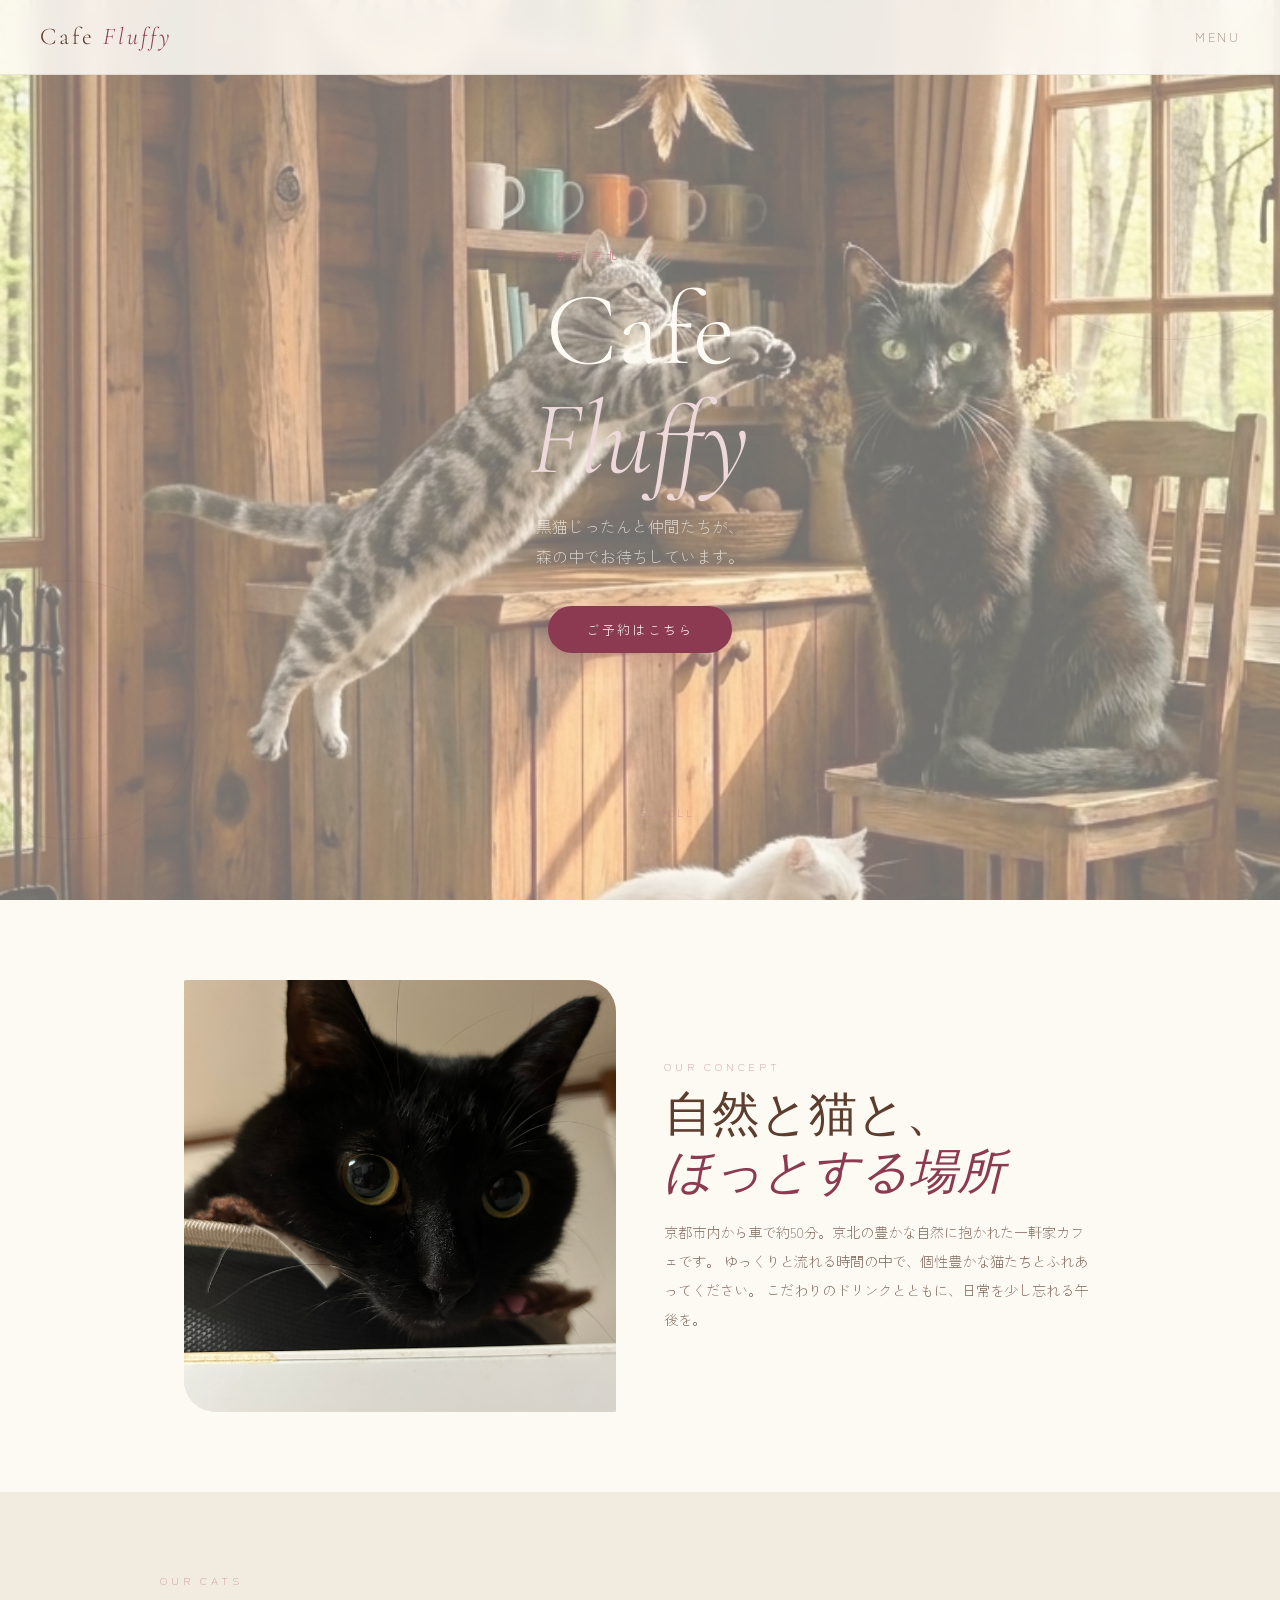
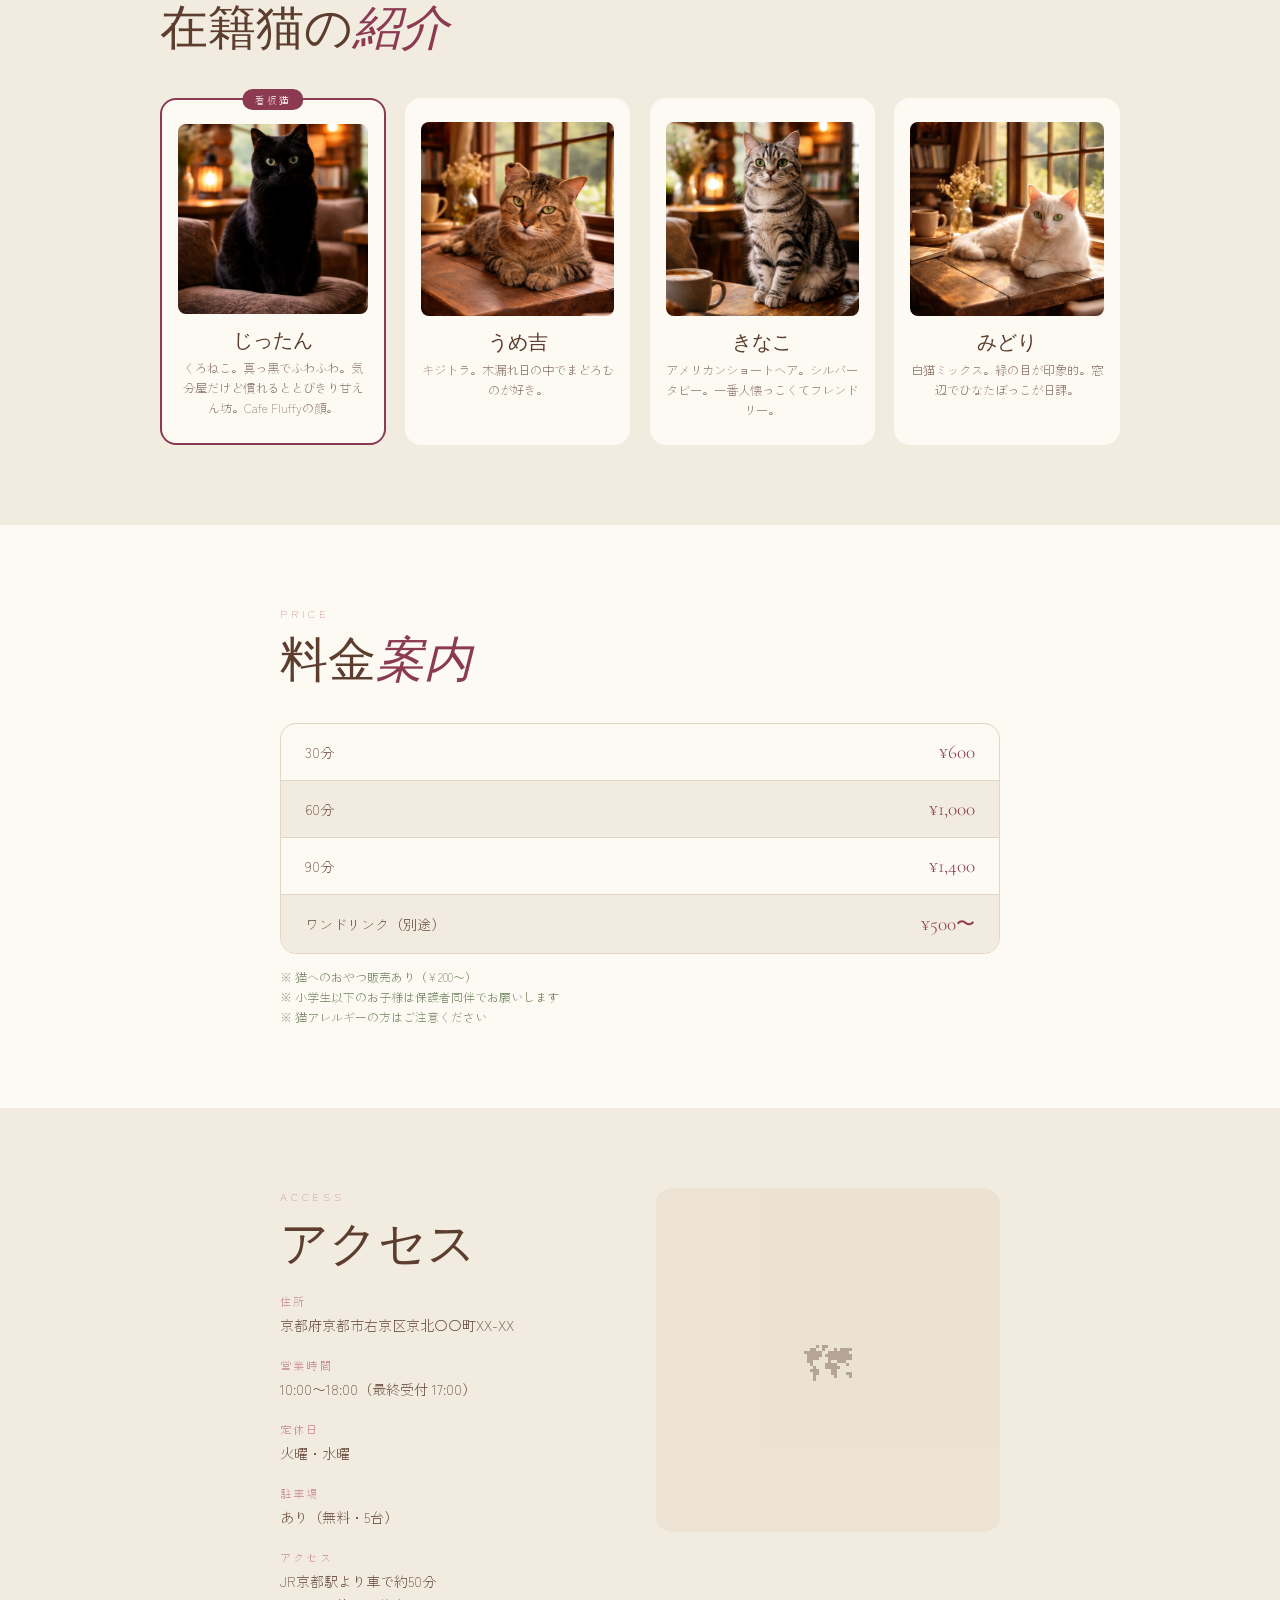
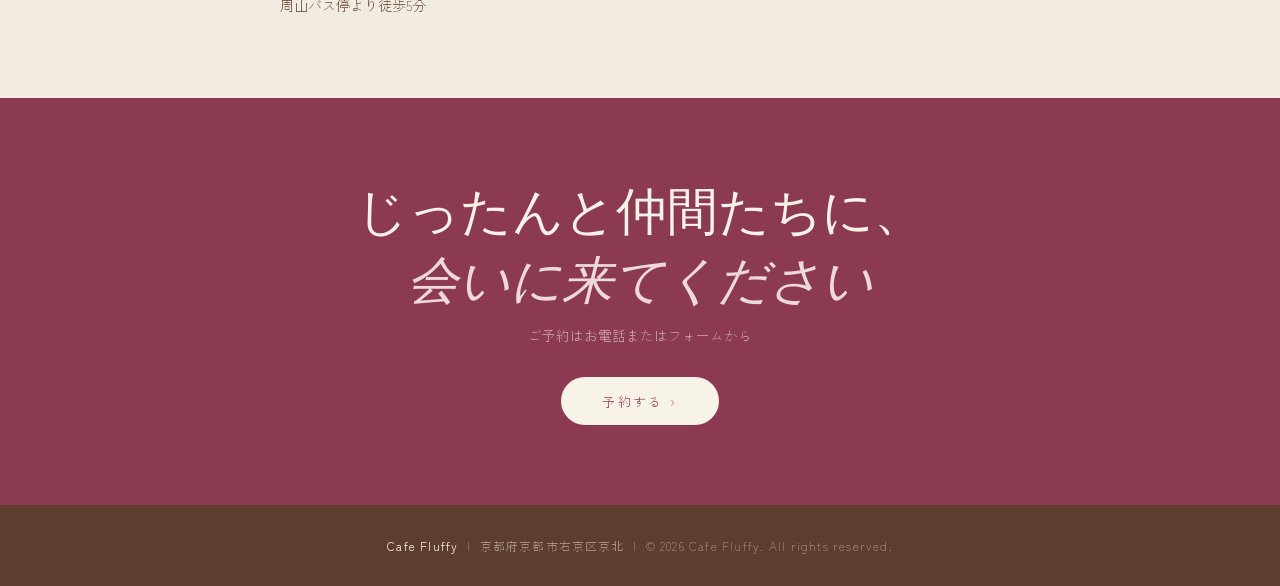
<file: index.html>
<!DOCTYPE html>
<html lang="ja">
<head>
  <meta charset="UTF-8">
  <meta name="viewport" content="width=device-width, initial-scale=1.0">
  <title>Cafe Fluffy | 京都京北の猫カフェ</title>
  <link rel="preconnect" href="https://fonts.googleapis.com">
  <link href="https://fonts.googleapis.com/css2?family=Cormorant+Garamond:ital,wght@0,300;0,400;1,300&family=Zen+Kaku+Gothic+New:wght@300;400&display=swap" rel="stylesheet">
  <link rel="stylesheet" href="style.css">
</head>
<body>

  <header class="site-header">
    <nav class="nav">
      <a class="nav__logo" href="#">Cafe <span>Fluffy</span></a>
      <a class="nav__menu-link" href="menu.html">Menu</a>
    </nav>
  </header>

  <main>

    <!-- ヒーロー -->
    <section class="hero" aria-label="メインビジュアル">
      <img class="hero__image" src="hero.jpeg" alt="Cafe Fluffy の店内">
      <div class="hero__overlay" aria-hidden="true"></div>
      <div class="hero__ring hero__ring--1" aria-hidden="true"></div>
      <div class="hero__ring hero__ring--2" aria-hidden="true"></div>
      <div class="hero__inner">
        <p class="eyebrow">京都 京北 / Cat Café</p>
        <h1 class="hero__title">Cafe<br><em>Fluffy</em></h1>
        <p class="hero__sub">黒猫じったんと仲間たちが、<br>森の中でお待ちしています。</p>
        <a class="btn btn--hero" href="#reserve">ご予約はこちら</a>
      </div>
      <p class="hero__scroll" aria-hidden="true">scroll</p>
    </section>

    <!-- コンセプト -->
    <section class="concept" aria-labelledby="concept-title">
      <div class="concept__visual">
        <img src="IMG_7199.jpeg" alt="看板猫じったん">
      </div>
      <div class="concept__body">
        <p class="eyebrow">Our Concept</p>
        <h2 class="section-title" id="concept-title">自然と猫と、<br><em>ほっとする場所</em></h2>
        <p class="section-body">
          京都市内から車で約50分。京北の豊かな自然に抱かれた一軒家カフェです。
          ゆっくりと流れる時間の中で、個性豊かな猫たちとふれあってください。
          こだわりのドリンクとともに、日常を少し忘れる午後を。
        </p>
      </div>
    </section>

    <!-- 猫紹介 -->
    <section class="cats" aria-labelledby="cats-title">
      <div class="inner">
        <p class="eyebrow">Our Cats</p>
        <h2 class="section-title" id="cats-title">在籍猫の<em>紹介</em></h2>
        <ul class="cats__grid">
          <li class="cat-card cat-card--main">
            <span class="cat-card__badge">看板猫</span>
            <div class="cat-card__photo">
              <img src="D487D16C-67C1-45D3-A1C8-F89EF013FD2A.png" alt="じったん">
            </div>
            <h3 class="cat-card__name">じったん</h3>
            <p class="cat-card__desc">くろねこ。真っ黒でふわふわ。気分屋だけど慣れるととびきり甘えん坊。Cafe Fluffyの顔。</p>
          </li>
          <li class="cat-card">
            <div class="cat-card__photo">
              <img src="A6820C16-D392-4BAD-90D9-9F523BBB2C8D.png" alt="うめ吉">
            </div>
            <h3 class="cat-card__name">うめ吉</h3>
            <p class="cat-card__desc">キジトラ。木漏れ日の中でまどろむのが好き。</p>
          </li>
          <li class="cat-card">
            <div class="cat-card__photo">
              <img src="20A50583-BD54-4787-B145-B367C838C494.jpeg" alt="きなこ">
            </div>
            <h3 class="cat-card__name">きなこ</h3>
            <p class="cat-card__desc">アメリカンショートヘア。シルバータビー。一番人懐っこくてフレンドリー。</p>
          </li>
          <li class="cat-card">
            <div class="cat-card__photo">
              <img src="9FBEF239-07A8-44C9-AD3F-F784B0E53DFD.jpeg" alt="みどり">
            </div>
            <h3 class="cat-card__name">みどり</h3>
            <p class="cat-card__desc">白猫ミックス。緑の目が印象的。窓辺でひなたぼっこが日課。</p>
          </li>
        </ul>
      </div>
    </section>

    <!-- 料金 -->
    <section class="price" aria-labelledby="price-title">
      <div class="inner">
        <p class="eyebrow">Price</p>
        <h2 class="section-title" id="price-title">料金<em>案内</em></h2>
        <dl class="price__table">
          <div class="price__row">
            <dt class="price__label">30分</dt>
            <dd class="price__amount">¥600</dd>
          </div>
          <div class="price__row">
            <dt class="price__label">60分</dt>
            <dd class="price__amount">¥1,000</dd>
          </div>
          <div class="price__row">
            <dt class="price__label">90分</dt>
            <dd class="price__amount">¥1,400</dd>
          </div>
          <div class="price__row">
            <dt class="price__label">ワンドリンク（別途）</dt>
            <dd class="price__amount">¥500〜</dd>
          </div>
        </dl>
        <p class="price__note">
          ※ 猫へのおやつ販売あり（¥200〜）<br>
          ※ 小学生以下のお子様は保護者同伴でお願いします<br>
          ※ 猫アレルギーの方はご注意ください
        </p>
      </div>
    </section>

    <!-- アクセス -->
    <section class="access" aria-labelledby="access-title">
      <div class="inner access__inner">
        <div class="access__info">
          <p class="eyebrow">Access</p>
          <h2 class="section-title" id="access-title">アクセス</h2>
          <dl class="access__list">
            <dt>住所</dt>
            <dd>京都府京都市右京区京北〇〇町XX-XX</dd>
            <dt>営業時間</dt>
            <dd>10:00〜18:00（最終受付 17:00）</dd>
            <dt>定休日</dt>
            <dd>火曜・水曜</dd>
            <dt>駐車場</dt>
            <dd>あり（無料・5台）</dd>
            <dt>アクセス</dt>
            <dd>JR京都駅より車で約50分<br>周山バス停より徒歩5分</dd>
          </dl>
        </div>
        <div class="access__map" aria-label="地図（準備中）">🗺</div>
      </div>
    </section>

    <!-- 予約CTA -->
    <section class="cta" id="reserve" aria-labelledby="cta-title">
      <h2 class="cta__title" id="cta-title">じったんと仲間たちに、<br><em>会いに来てください</em></h2>
      <p class="cta__sub">ご予約はお電話またはフォームから</p>
      <a class="btn btn--cta" href="tel:0000-00-0000">予約する ›</a>
    </section>

  </main>

  <footer class="site-footer">
    <p><strong>Cafe Fluffy</strong> &nbsp;|&nbsp; 京都府京都市右京区京北 &nbsp;|&nbsp; © 2026 Cafe Fluffy. All rights reserved.</p>
  </footer>

</body>
</html>
</file>
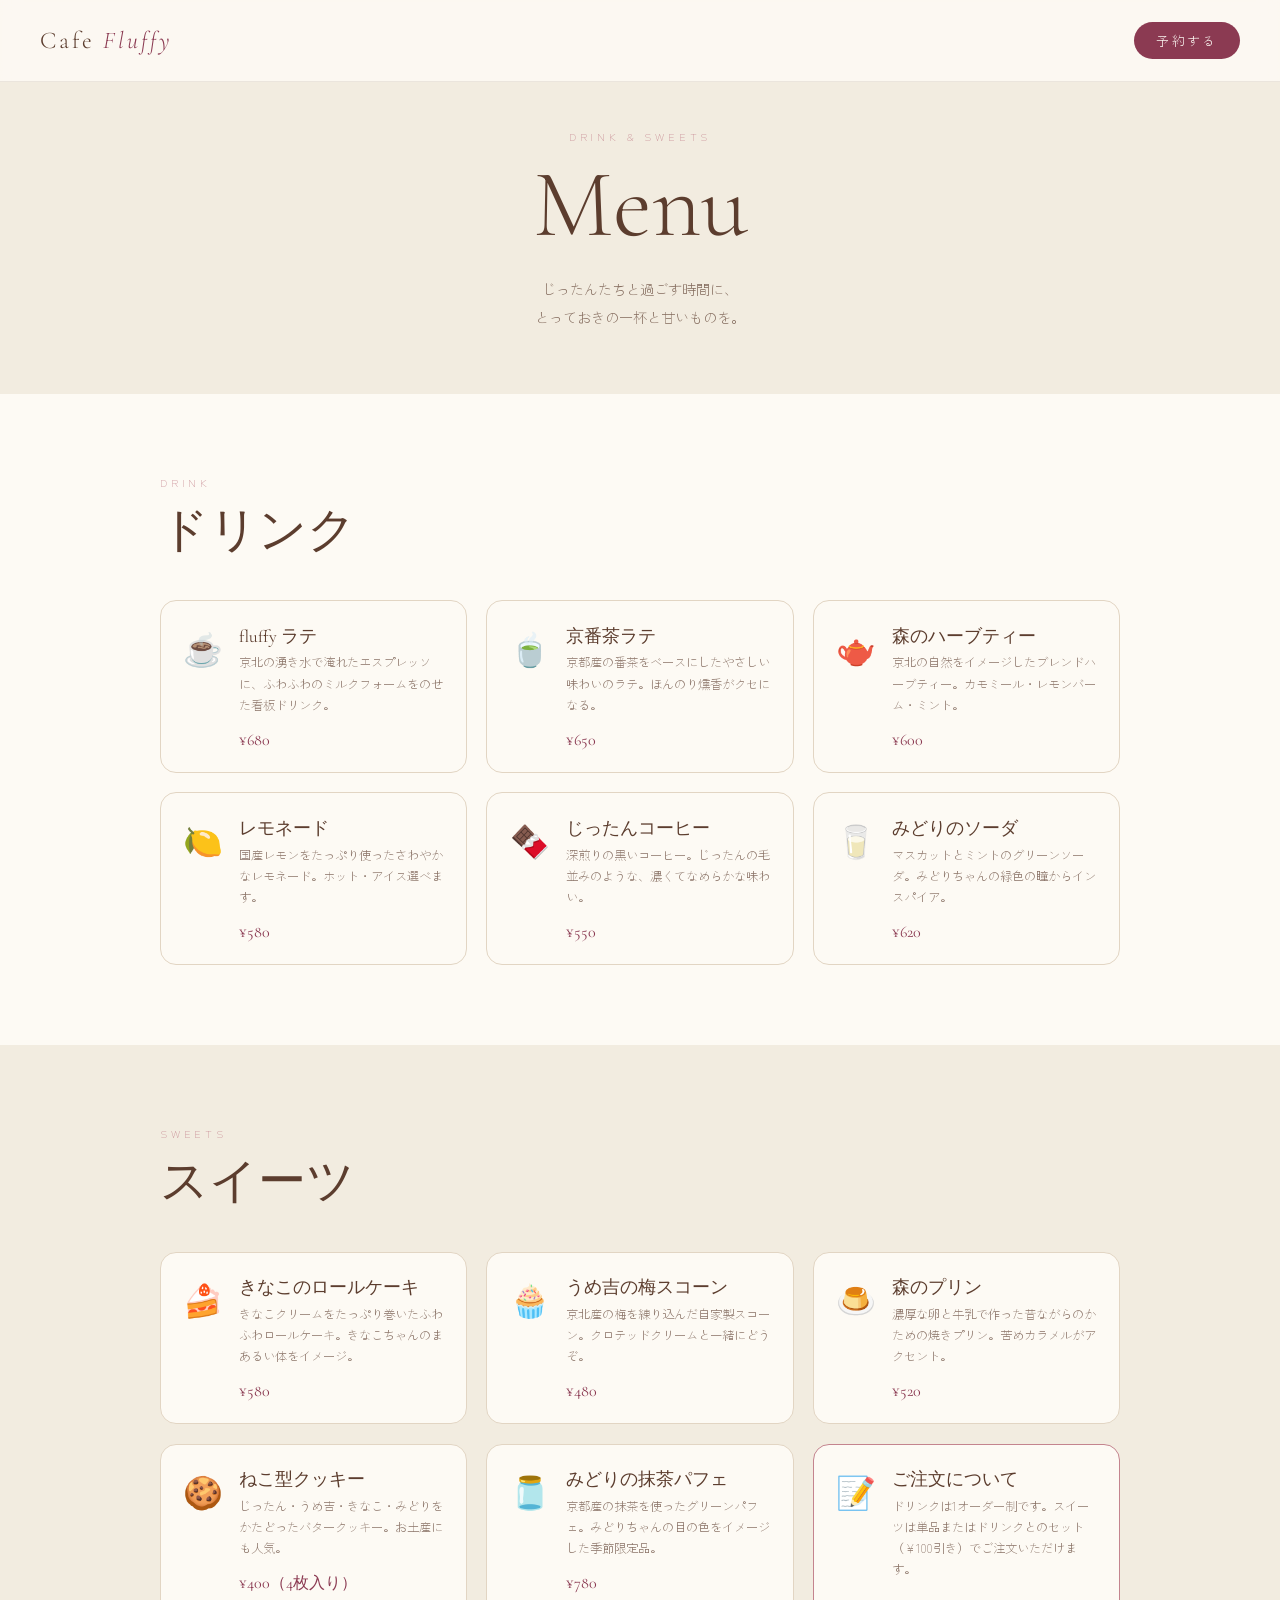
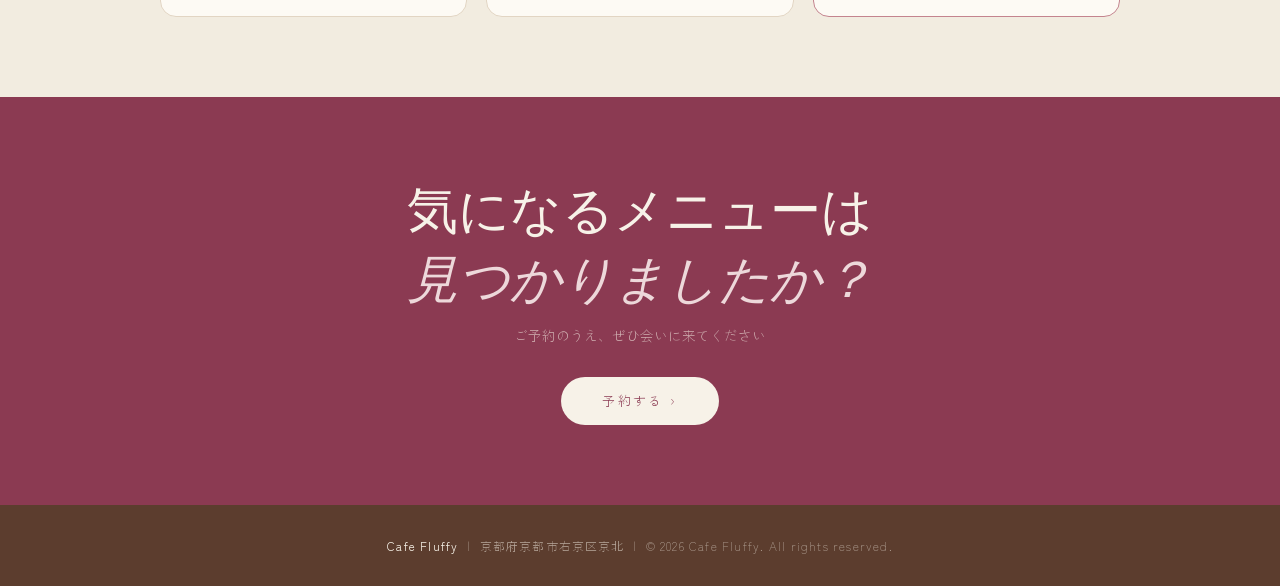
<file: menu.html>
<!DOCTYPE html>
<html lang="ja">
<head>
  <meta charset="UTF-8">
  <meta name="viewport" content="width=device-width, initial-scale=1.0">
  <title>Menu | Cafe Fluffy</title>
  <link rel="preconnect" href="https://fonts.googleapis.com">
  <link href="https://fonts.googleapis.com/css2?family=Cormorant+Garamond:ital,wght@0,300;0,400;1,300&family=Zen+Kaku+Gothic+New:wght@300;400&display=swap" rel="stylesheet">
  <link rel="stylesheet" href="style.css">
  <link rel="stylesheet" href="menu.css">
</head>
<body>

  <header class="site-header">
    <nav class="nav">
      <a class="nav__logo" href="index.html">Cafe <span>Fluffy</span></a>
      <a class="btn btn--primary" href="index.html#reserve">予約する</a>
    </nav>
  </header>

  <main>

    <!-- ページヘッダー -->
    <section class="page-hero">
      <p class="eyebrow">Drink &amp; Sweets</p>
      <h1 class="page-hero__title">Menu</h1>
      <p class="page-hero__sub">じったんたちと過ごす時間に、<br>とっておきの一杯と甘いものを。</p>
    </section>

    <!-- ドリンク -->
    <section class="menu-section" aria-labelledby="drink-title">
      <div class="inner">
        <div class="menu-section__header">
          <p class="eyebrow">Drink</p>
          <h2 class="section-title" id="drink-title">ドリンク</h2>
        </div>
        <ul class="menu-grid">
          <li class="menu-card">
            <div class="menu-card__emoji" aria-hidden="true">☕</div>
            <div class="menu-card__body">
              <h3 class="menu-card__name">fluffy ラテ</h3>
              <p class="menu-card__desc">京北の湧き水で淹れたエスプレッソに、ふわふわのミルクフォームをのせた看板ドリンク。</p>
              <span class="menu-card__price">¥680</span>
            </div>
          </li>
          <li class="menu-card">
            <div class="menu-card__emoji" aria-hidden="true">🍵</div>
            <div class="menu-card__body">
              <h3 class="menu-card__name">京番茶ラテ</h3>
              <p class="menu-card__desc">京都産の番茶をベースにしたやさしい味わいのラテ。ほんのり燻香がクセになる。</p>
              <span class="menu-card__price">¥650</span>
            </div>
          </li>
          <li class="menu-card">
            <div class="menu-card__emoji" aria-hidden="true">🫖</div>
            <div class="menu-card__body">
              <h3 class="menu-card__name">森のハーブティー</h3>
              <p class="menu-card__desc">京北の自然をイメージしたブレンドハーブティー。カモミール・レモンバーム・ミント。</p>
              <span class="menu-card__price">¥600</span>
            </div>
          </li>
          <li class="menu-card">
            <div class="menu-card__emoji" aria-hidden="true">🍋</div>
            <div class="menu-card__body">
              <h3 class="menu-card__name">レモネード</h3>
              <p class="menu-card__desc">国産レモンをたっぷり使ったさわやかなレモネード。ホット・アイス選べます。</p>
              <span class="menu-card__price">¥580</span>
            </div>
          </li>
          <li class="menu-card">
            <div class="menu-card__emoji" aria-hidden="true">🍫</div>
            <div class="menu-card__body">
              <h3 class="menu-card__name">じったんコーヒー</h3>
              <p class="menu-card__desc">深煎りの黒いコーヒー。じったんの毛並みのような、濃くてなめらかな味わい。</p>
              <span class="menu-card__price">¥550</span>
            </div>
          </li>
          <li class="menu-card">
            <div class="menu-card__emoji" aria-hidden="true">🥛</div>
            <div class="menu-card__body">
              <h3 class="menu-card__name">みどりのソーダ</h3>
              <p class="menu-card__desc">マスカットとミントのグリーンソーダ。みどりちゃんの緑色の瞳からインスパイア。</p>
              <span class="menu-card__price">¥620</span>
            </div>
          </li>
        </ul>
      </div>
    </section>

    <!-- スイーツ -->
    <section class="menu-section menu-section--alt" aria-labelledby="sweets-title">
      <div class="inner">
        <div class="menu-section__header">
          <p class="eyebrow">Sweets</p>
          <h2 class="section-title" id="sweets-title">スイーツ</h2>
        </div>
        <ul class="menu-grid">
          <li class="menu-card">
            <div class="menu-card__emoji" aria-hidden="true">🍰</div>
            <div class="menu-card__body">
              <h3 class="menu-card__name">きなこのロールケーキ</h3>
              <p class="menu-card__desc">きなこクリームをたっぷり巻いたふわふわロールケーキ。きなこちゃんのまあるい体をイメージ。</p>
              <span class="menu-card__price">¥580</span>
            </div>
          </li>
          <li class="menu-card">
            <div class="menu-card__emoji" aria-hidden="true">🧁</div>
            <div class="menu-card__body">
              <h3 class="menu-card__name">うめ吉の梅スコーン</h3>
              <p class="menu-card__desc">京北産の梅を練り込んだ自家製スコーン。クロテッドクリームと一緒にどうぞ。</p>
              <span class="menu-card__price">¥480</span>
            </div>
          </li>
          <li class="menu-card">
            <div class="menu-card__emoji" aria-hidden="true">🍮</div>
            <div class="menu-card__body">
              <h3 class="menu-card__name">森のプリン</h3>
              <p class="menu-card__desc">濃厚な卵と牛乳で作った昔ながらのかための焼きプリン。苦めカラメルがアクセント。</p>
              <span class="menu-card__price">¥520</span>
            </div>
          </li>
          <li class="menu-card">
            <div class="menu-card__emoji" aria-hidden="true">🍪</div>
            <div class="menu-card__body">
              <h3 class="menu-card__name">ねこ型クッキー</h3>
              <p class="menu-card__desc">じったん・うめ吉・きなこ・みどりをかたどったバタークッキー。お土産にも人気。</p>
              <span class="menu-card__price">¥400（4枚入り）</span>
            </div>
          </li>
          <li class="menu-card">
            <div class="menu-card__emoji" aria-hidden="true">🫙</div>
            <div class="menu-card__body">
              <h3 class="menu-card__name">みどりの抹茶パフェ</h3>
              <p class="menu-card__desc">京都産の抹茶を使ったグリーンパフェ。みどりちゃんの目の色をイメージした季節限定品。</p>
              <span class="menu-card__price">¥780</span>
            </div>
          </li>
          <li class="menu-card menu-card--note">
            <div class="menu-card__emoji" aria-hidden="true">📝</div>
            <div class="menu-card__body">
              <h3 class="menu-card__name">ご注文について</h3>
              <p class="menu-card__desc">ドリンクは1オーダー制です。スイーツは単品またはドリンクとのセット（￥100引き）でご注文いただけます。</p>
            </div>
          </li>
        </ul>
      </div>
    </section>

    <!-- CTA -->
    <section class="cta" id="reserve" aria-labelledby="menu-cta-title">
      <h2 class="cta__title" id="menu-cta-title">気になるメニューは<br><em>見つかりましたか？</em></h2>
      <p class="cta__sub">ご予約のうえ、ぜひ会いに来てください</p>
      <a class="btn btn--cta" href="index.html#reserve">予約する ›</a>
    </section>

  </main>

  <footer class="site-footer">
    <p><strong>Cafe Fluffy</strong> &nbsp;|&nbsp; 京都府京都市右京区京北 &nbsp;|&nbsp; © 2026 Cafe Fluffy. All rights reserved.</p>
  </footer>

</body>
</html>
</file>
<file: style.css>
/* ===========================
   CSS Variables
=========================== */
:root {
  --moss:       #6b7f5a;
  --sage:       #8fa67a;
  --cream:      #f7f2e8;
  --sand:       #e2d5c3;
  --bark:       #5c3d2e;
  --mist:       #f2ece0;
  --white:      #fdfaf4;
  --wine:       #8b3a52;
  --wine-dark:  #6b2a3e;
  --pink:       #c4848e;
  --pink-light: #edd8da;

  --font-serif: 'Cormorant Garamond', serif;
  --font-sans:  'Zen Kaku Gothic New', sans-serif;

  --radius-sm: .5rem;
  --radius-md: 1rem;
  --radius-full: 3rem;

  --section-padding: 5rem 1.5rem;
  --inner-max: 960px;
}

/* ===========================
   Reset & Base
=========================== */
*, *::before, *::after {
  box-sizing: border-box;
  margin: 0;
  padding: 0;
}

html {
  scroll-behavior: smooth;
}

body {
  font-family: var(--font-sans);
  background: var(--white);
  color: var(--bark);
  font-weight: 300;
  overflow-x: hidden;
}

img {
  display: block;
  max-width: 100%;
}

ul {
  list-style: none;
}

/* ===========================
   Typography utilities
=========================== */
.eyebrow {
  font-size: .68rem;
  letter-spacing: .35em;
  text-transform: uppercase;
  color: var(--pink);
  margin-bottom: .8rem;
}

.section-title {
  font-family: var(--font-serif);
  font-size: clamp(2rem, 5vw, 3rem);
  font-weight: 300;
  line-height: 1.2;
  color: var(--bark);
}

.section-title em {
  font-style: italic;
  color: var(--wine);
}

.section-body {
  margin-top: 1rem;
  font-size: .9rem;
  line-height: 2;
  color: var(--bark);
  opacity: .8;
  max-width: 480px;
}

/* ===========================
   Layout utilities
=========================== */
.inner {
  max-width: var(--inner-max);
  margin: 0 auto;
}

/* ===========================
   Buttons
=========================== */
.btn {
  display: inline-block;
  border-radius: var(--radius-full);
  text-decoration: none;
  font-size: .82rem;
  letter-spacing: .18em;
  text-transform: uppercase;
  transition: transform .2s, background .2s;
}

.btn--primary {
  padding: .55rem 1.4rem;
  background: var(--wine);
  color: var(--white);
  transition: background .25s;
}

.btn--primary:hover {
  background: var(--wine-dark);
}

.btn--hero {
  padding: .85rem 2.4rem;
  background: var(--wine);
  color: var(--white);
  box-shadow: 0 4px 20px rgba(139,58,82,.25);
}

.btn--hero:hover {
  transform: translateY(-2px);
  background: var(--wine-dark);
}

.btn--cta {
  padding: .9rem 2.6rem;
  background: var(--cream);
  color: var(--wine);
}

.btn--cta:hover {
  transform: translateY(-2px);
  background: var(--white);
}

/* ===========================
   Animations
=========================== */
@keyframes fadeUp {
  from { opacity: 0; transform: translateY(24px); }
  to   { opacity: 1; transform: translateY(0); }
}

@keyframes float {
  0%,100% { transform: translateY(0); }
  50%      { transform: translateY(-12px); }
}

@keyframes spin {
  to { transform: rotate(360deg); }
}

@keyframes lineGrow {
  0%,100% { transform: scaleY(1); opacity: .7; }
  50%      { transform: scaleY(.5); opacity: .3; }
}

/* ===========================
   Header / Nav
=========================== */
.site-header {
  position: fixed;
  top: 0; left: 0; right: 0;
  z-index: 100;
}

.nav {
  display: flex;
  justify-content: space-between;
  align-items: center;
  padding: 1.4rem 2.5rem;
  background: rgba(253,250,244,0.88);
  backdrop-filter: blur(10px);
  border-bottom: 1px solid rgba(92,61,46,0.1);
}

.nav__logo {
  font-family: var(--font-serif);
  font-size: 1.5rem;
  font-weight: 300;
  letter-spacing: .12em;
  color: var(--bark);
  text-decoration: none;
}

.nav__menu-link {
  font-size: .78rem;
  letter-spacing: .2em;
  text-transform: uppercase;
  color: var(--bark);
  text-decoration: none;
  opacity: .7;
  transition: opacity .2s;
}
.nav__menu-link:hover { opacity: 1; }

.nav__logo span {
  font-style: italic;
  color: var(--wine);
}

/* ===========================
   Hero
=========================== */
.hero {
  min-height: 100svh;
  display: grid;
  place-items: center;
  position: relative;
  background: var(--mist);
  overflow: hidden;
}

.hero__bg {
  position: absolute;
  inset: 0;
  background:
    radial-gradient(ellipse 70% 60% at 80% 30%, rgba(196,132,142,.18) 0%, transparent 70%),
    radial-gradient(ellipse 50% 50% at 20% 80%, rgba(226,213,195,.45) 0%, transparent 60%);
}

.hero__ring {
  position: absolute;
  border-radius: 50%;
  border: 1px solid rgba(139,58,82,.1);
  animation: spin linear infinite;
}

.hero__ring--1 {
  width: 420px; height: 420px;
  top: -80px; right: -100px;
  animation-duration: 40s;
}

.hero__ring--2 {
  width: 260px; height: 260px;
  bottom: 60px; left: -60px;
  animation-duration: 55s;
  animation-direction: reverse;
}

.hero__inner {
  position: relative;
  z-index: 2;
  text-align: center;
  padding: 2rem 1.5rem;
  animation: fadeUp .9s ease both;
}

.hero__title {
  font-family: var(--font-serif);
  font-size: clamp(3.2rem, 9vw, 6.5rem);
  font-weight: 300;
  line-height: 1.05;
  color: var(--white);
  margin-bottom: .6rem;
}

.hero__title em {
  font-style: italic;
  color: var(--pink-light);
}

.hero__sub {
  font-size: clamp(.85rem, 2vw, 1rem);
  color: var(--white);
  opacity: .75;
  margin: 1rem auto 2.2rem;
  max-width: 320px;
  line-height: 1.9;
}

.hero__scroll {
  position: absolute;
  bottom: 2rem;
  left: 50%;
  transform: translateX(-50%);
  display: flex;
  flex-direction: column;
  align-items: center;
  gap: .5rem;
  font-size: .65rem;
  letter-spacing: .25em;
  text-transform: uppercase;
  color: var(--pink);
  opacity: .7;
  animation: fadeUp 1s .5s ease both;
}

.hero__scroll::after {
  content: '';
  display: block;
  width: 1px; height: 40px;
  background: linear-gradient(to bottom, var(--pink), transparent);
  animation: lineGrow 1.5s ease infinite;
}

.hero__image {
  position: absolute;
  inset: 0;
  width: 100%;
  height: 100%;
  object-fit: cover;
  object-position: center;
  z-index: 0;
}

/* ===========================
   Concept
=========================== */
.concept {
  padding: var(--section-padding);
  background: var(--white);
  display: grid;
  grid-template-columns: 1fr 1fr;
  gap: 3rem;
  align-items: center;
  max-width: var(--inner-max);
  margin: 0 auto;
}

.concept__visual {
  aspect-ratio: 1 / 1;
  background: var(--pink-light);
  border-radius: 2px 2rem 2px 2rem;
  overflow: hidden;
  position: relative;
}

.concept__visual img {
  width: 100%;
  height: 100%;
  object-fit: cover;
  position: absolute;
  inset: 0;
}

@media (max-width: 640px) {
  .concept {
    grid-template-columns: 1fr;
    padding: 3rem 1.5rem;
  }
}

/* ===========================
   Cats
=========================== */
.cats {
  padding: var(--section-padding);
  background: var(--mist);
}

.cats__grid {
  display: grid;
  grid-template-columns: repeat(auto-fill, minmax(200px, 1fr));
  gap: 1.2rem;
  margin-top: 2.5rem;
}

.cat-card {
  background: var(--white);
  border-radius: var(--radius-md);
  padding: 1.5rem 1rem;
  text-align: center;
  transition: transform .25s, box-shadow .25s;
  position: relative;
}

.cat-card:hover {
  transform: translateY(-5px);
  box-shadow: 0 12px 32px rgba(92,61,46,.1);
}

.cat-card--main {
  border: 2px solid var(--wine);
}

.cat-card__badge {
  position: absolute;
  top: -11px;
  left: 50%;
  transform: translateX(-50%);
  background: var(--wine);
  color: var(--white);
  font-size: .6rem;
  letter-spacing: .2em;
  padding: .2rem .8rem;
  border-radius: var(--radius-full);
  white-space: nowrap;
}

.cat-card__emoji {
  font-size: 2.8rem;
  margin-bottom: .8rem;
  display: block;
}

.cat-card__name {
  font-family: var(--font-serif);
  font-size: 1.25rem;
  font-weight: 400;
  color: var(--bark);
}

.cat-card__desc {
  font-size: .78rem;
  color: var(--bark);
  opacity: .72;
  margin-top: .3rem;
  line-height: 1.6;
}

/* ===========================
   Price
=========================== */
.price {
  padding: var(--section-padding);
  background: var(--white);
}

.price .inner {
  max-width: 720px;
}

.price__table {
  margin-top: 2rem;
  border: 1px solid var(--sand);
  border-radius: var(--radius-md);
  overflow: hidden;
}

.price__row {
  display: flex;
  justify-content: space-between;
  align-items: center;
  padding: 1rem 1.5rem;
  border-bottom: 1px solid var(--sand);
  font-size: .88rem;
}

.price__row:last-child {
  border-bottom: none;
}

.price__row:nth-child(even) {
  background: var(--mist);
}

.price__label {
  color: var(--bark);
}

.price__amount {
  font-family: var(--font-serif);
  font-size: 1.2rem;
  color: var(--wine);
}

.price__note {
  font-size: .75rem;
  color: var(--moss);
  margin-top: .8rem;
  line-height: 1.7;
}

/* ===========================
   Access
=========================== */
.access {
  padding: var(--section-padding);
  background: var(--mist);
}

.access__inner {
  max-width: 720px;
  display: grid;
  grid-template-columns: 1fr 1fr;
  gap: 2rem;
  align-items: start;
}

.access__list dt {
  font-size: .7rem;
  letter-spacing: .2em;
  text-transform: uppercase;
  color: var(--pink);
  margin-top: 1.2rem;
}

.access__list dd {
  font-size: .88rem;
  color: var(--bark);
  margin-top: .3rem;
  line-height: 1.7;
}

.access__map {
  aspect-ratio: 1;
  background: var(--sand);
  border-radius: var(--radius-md);
  display: grid;
  place-items: center;
  font-size: 3rem;
  opacity: .4;
}

@media (max-width: 600px) {
  .access__inner {
    grid-template-columns: 1fr;
  }
}

/* ===========================
   CTA
=========================== */
.cta {
  padding: 5rem 1.5rem;
  background: var(--wine);
  text-align: center;
}

.cta__title {
  font-family: var(--font-serif);
  font-size: clamp(2rem, 5vw, 3.2rem);
  font-weight: 300;
  color: var(--cream);
  margin-bottom: .6rem;
}

.cta__title em {
  font-style: italic;
  color: var(--pink-light);
}

.cta__sub {
  font-size: .85rem;
  color: rgba(247,242,232,.65);
  margin-bottom: 2rem;
}

/* ===========================
   Footer
=========================== */
.site-footer {
  background: var(--bark);
  color: rgba(247,242,232,.6);
  text-align: center;
  padding: 2rem 1.5rem;
  font-size: .75rem;
  letter-spacing: .1em;
}

.site-footer strong {
  color: var(--cream);
  font-weight: 400;
}

/* ===========================
   Hero Image
=========================== */
.hero__image {
  position: absolute;
  inset: 0;
  width: 100%;
  height: 100%;
  object-fit: cover;
  object-position: center;
  z-index: 0;
}

.hero__overlay {
  position: absolute;
  inset: 0;
  background: rgba(253,250,244,0.45);
  z-index: 1;
}

.hero__ring,
.hero__inner,
.hero__scroll {
  z-index: 2;
}

/* ===========================
   Cat Card Photo
=========================== */
.cat-card__photo {
  width: 100%;
  aspect-ratio: 1 / 1;
  border-radius: var(--radius-sm);
  overflow: hidden;
  margin-bottom: .8rem;
}

.cat-card__photo img {
  width: 100%;
  height: 100%;
  object-fit: cover;
  transition: transform .3s;
}

.cat-card:hover .cat-card__photo img {
  transform: scale(1.05);
}
</file>
<file: menu.css>
/* ===========================
   Page Hero
=========================== */
.page-hero {
  min-height: 40vh;
  display: grid;
  place-items: center;
  text-align: center;
  padding: 8rem 1.5rem 4rem;
  background: var(--mist);
}

.page-hero__title {
  font-family: var(--font-serif);
  font-size: clamp(3rem, 8vw, 6rem);
  font-weight: 300;
  color: var(--bark);
  line-height: 1;
  margin-bottom: .6rem;
}

.page-hero__sub {
  font-size: .9rem;
  color: var(--bark);
  opacity: .75;
  line-height: 1.9;
  margin-top: .8rem;
}

/* ===========================
   Menu Section
=========================== */
.menu-section {
  padding: var(--section-padding);
  background: var(--white);
}

.menu-section--alt {
  background: var(--mist);
}

.menu-section__header {
  margin-bottom: 2.5rem;
}

/* ===========================
   Menu Grid
=========================== */
.menu-grid {
  display: grid;
  grid-template-columns: repeat(auto-fill, minmax(280px, 1fr));
  gap: 1.2rem;
}

/* ===========================
   Menu Card
=========================== */
.menu-card {
  display: flex;
  gap: 1rem;
  align-items: flex-start;
  background: var(--white);
  border-radius: var(--radius-md);
  padding: 1.4rem;
  border: 1px solid var(--sand);
  transition: transform .25s, box-shadow .25s;
}

.menu-section--alt .menu-card {
  background: var(--white);
}

.menu-card:hover {
  transform: translateY(-3px);
  box-shadow: 0 8px 24px rgba(92,61,46,.08);
}

.menu-card--note {
  background: var(--pink-light);
  border-color: var(--pink);
}

.menu-card__emoji {
  font-size: 2rem;
  flex-shrink: 0;
  width: 2.5rem;
  text-align: center;
}

.menu-card__body {
  flex: 1;
}

.menu-card__name {
  font-family: var(--font-serif);
  font-size: 1.1rem;
  font-weight: 400;
  color: var(--bark);
  margin-bottom: .3rem;
}

.menu-card__desc {
  font-size: .78rem;
  color: var(--bark);
  opacity: .72;
  line-height: 1.7;
  margin-bottom: .6rem;
}

.menu-card__price {
  font-family: var(--font-serif);
  font-size: 1rem;
  color: var(--wine);
  font-weight: 400;
}

/* ===========================
   Responsive
=========================== */
@media (max-width: 600px) {
  .menu-grid {
    grid-template-columns: 1fr;
  }
}
</file>
